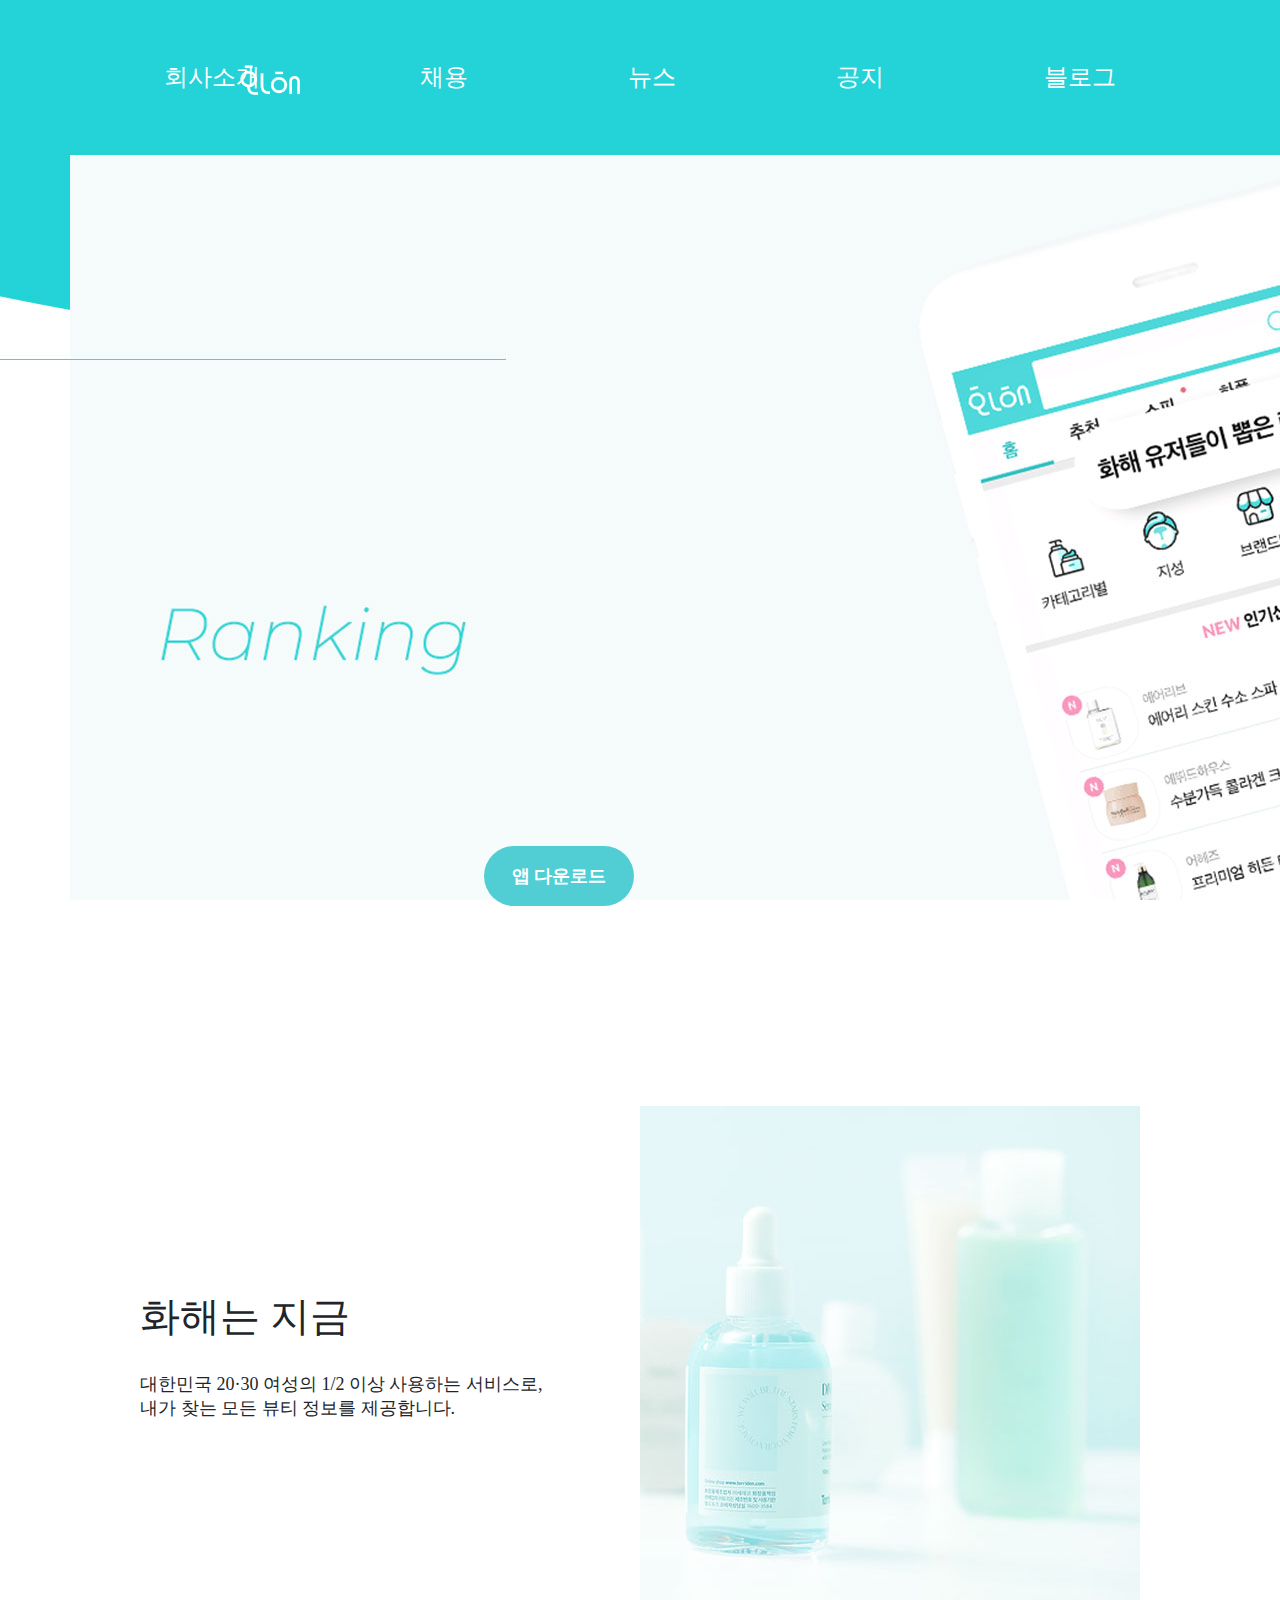
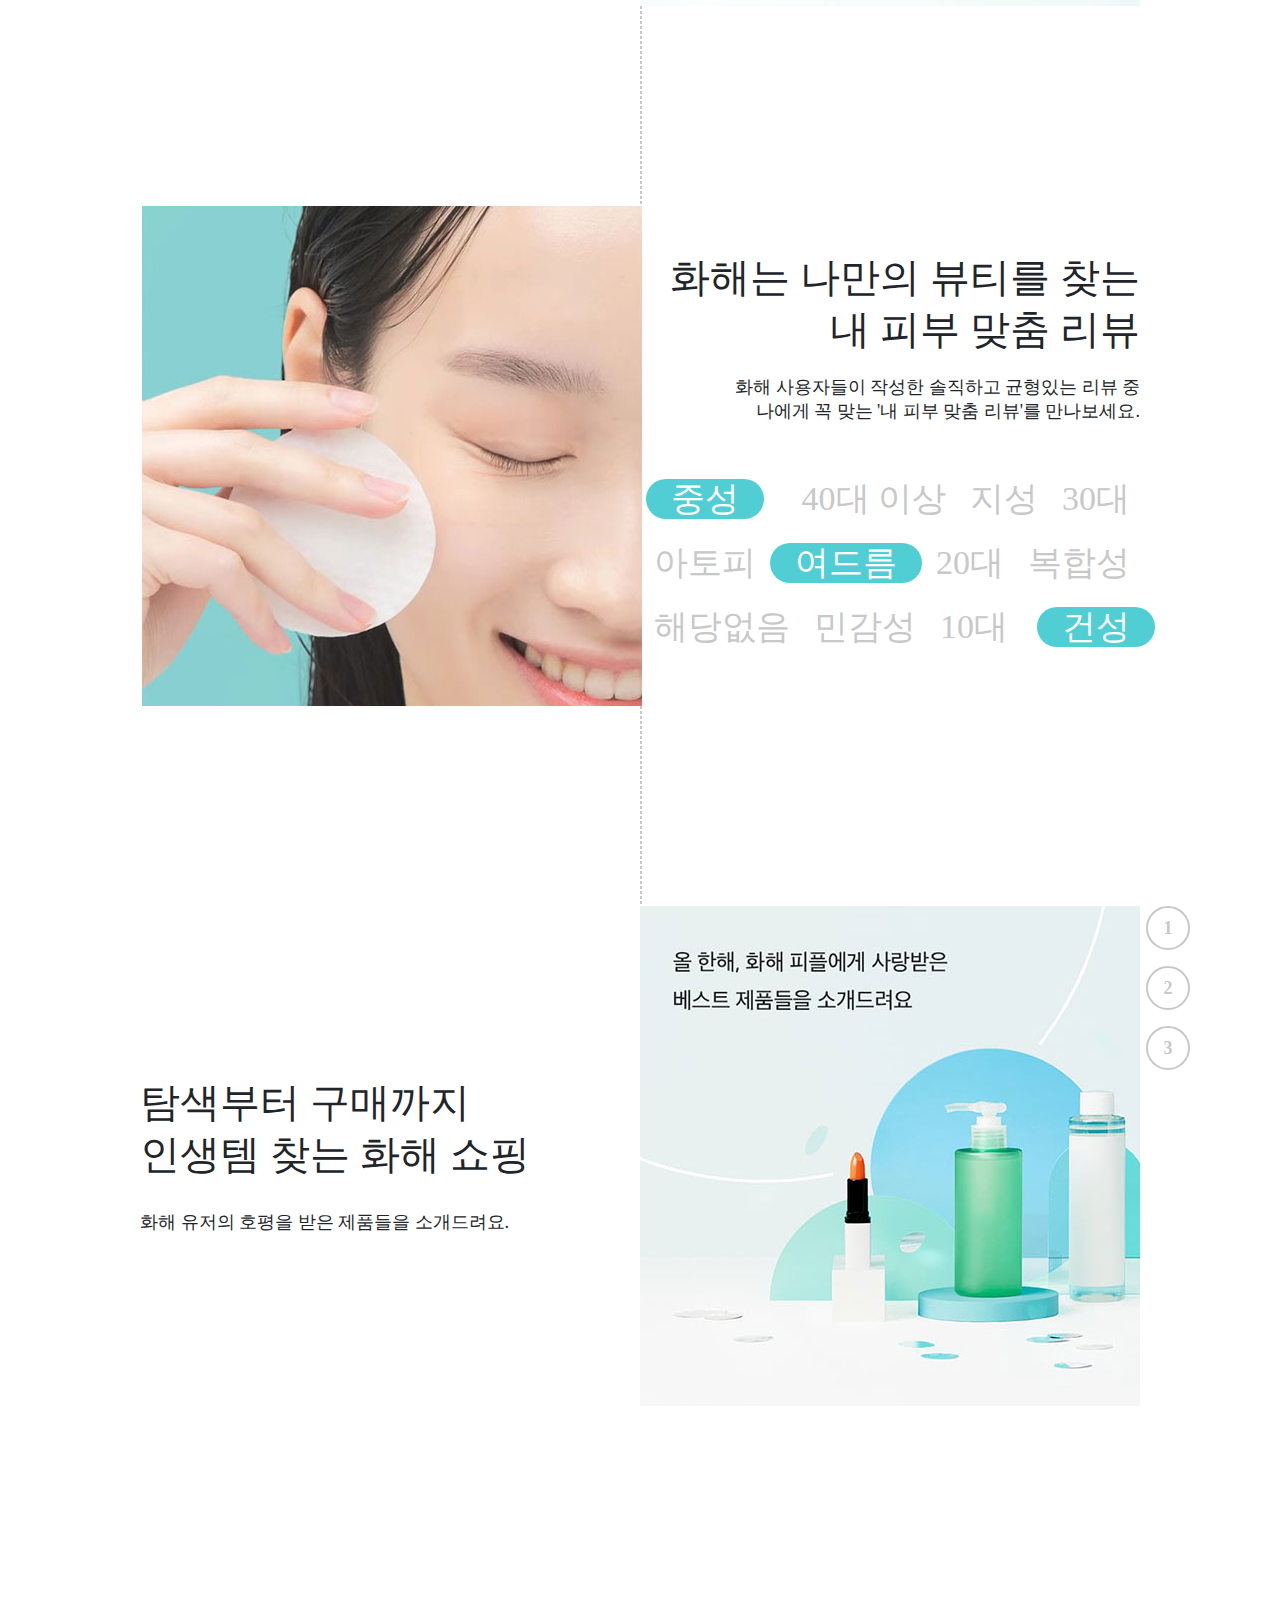
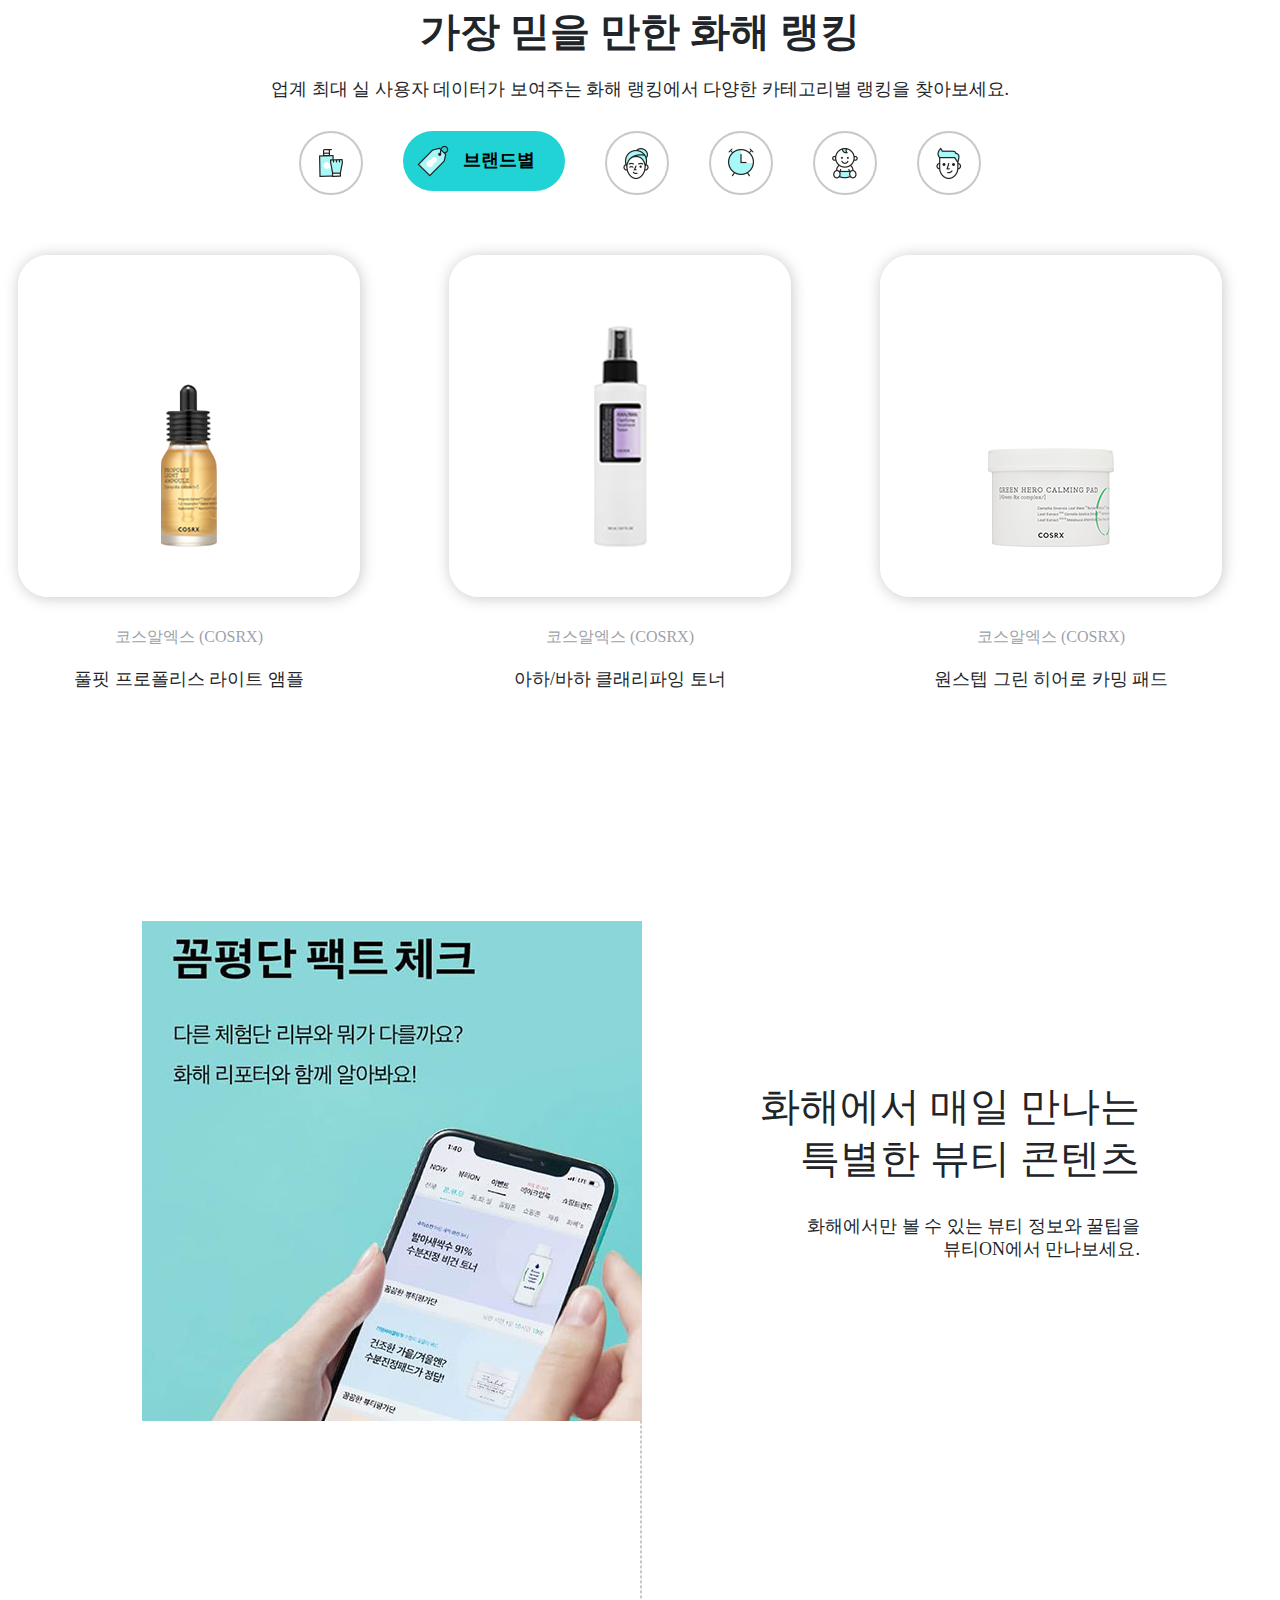
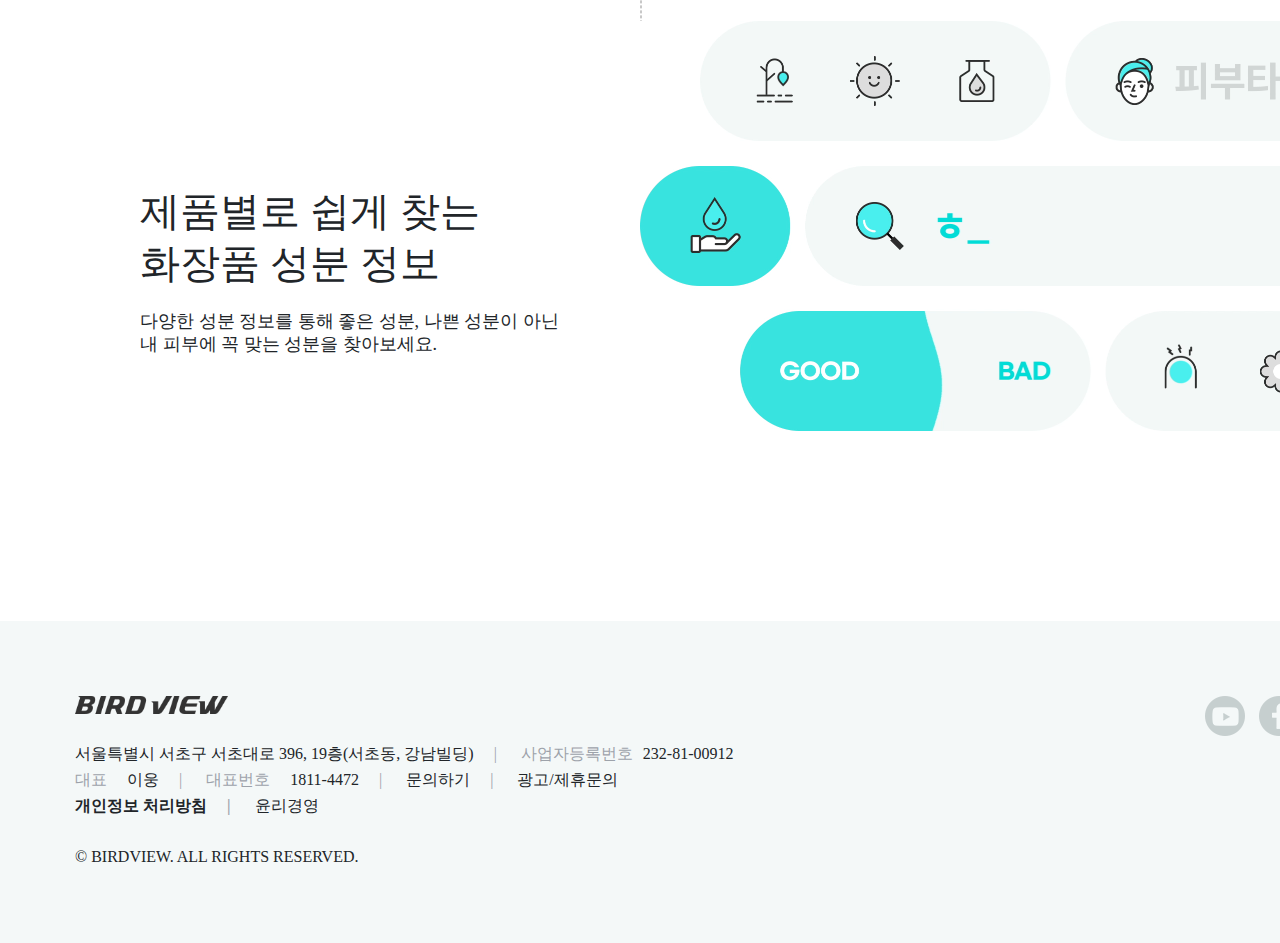
<file: sub/hwahae/html/index.html>
<!DOCTYPE html>
<html lang="ko">

<head>
    <meta charset="UTF-8">
    <meta http-equiv="X-UA-Compatible" content="IE=edge">
    <meta name="viewport" content="width=device-width, initial-scale=1.0">
    <title>화해_리뉴얼</title>
    <link href="css/re.css" rel="stylesheet">

</head>

<body>
    <header>
        <div class="banner">

            <div class="banner_in">
                <figure>
                    <a href="#">
                        <img src="img/logo_top.png" alt="logo_top" />
                    </a>
                </figure>
                <ul class="menu">
                    <li><a href="#">회사소개</a></li>
                    <li><a href="#">채용</a></li>
                    <li><a href="#">뉴스</a></li>
                    <li><a href="#">공지</a></li>
                    <li><a href="#">블로그</a></li>
                </ul><!-- .menu end -->
                <figure>
                    <img src="img/main_banner.jpg" alt="main_banner" />
                </figure>
                <h4><a href="#">앱 다운로드</a></h4>
            </div><!-- .banner_out end -->
        </div><!-- .banner end -->
    </header>
    <main>
        <section class="main">

            <div class="inner">

                <section class="list01">
                    <div class="item">
                        <div>
                            <h4>화해는 지금</h4>
                            <p>대한민국 20·30 여성의 1/2 이상 사용하는 서비스로,<br>
                                내가 찾는 모든 뷰티 정보를 제공합니다.</p>
                        </div>
                        <img src="img/hwahea01.jpg" alt="img01" />
                    </div><!-- .item end / 1-->
                    <div class="item">
                        <img src="img/hwahea02.jpg" alt="img02" />
                        <div>
                            <h4>화해는 나만의 뷰티를 찾는<br>
                                내 피부 맞춤 리뷰</h4>
                            <p>화해 사용자들이 작성한 솔직하고 균형있는 리뷰 중<br>
                                나에게 꼭 맞는 '내 피부 맞춤 리뷰'를 만나보세요.</p>
                            <div class="cate">
                                <ul class="cate01">
                                    <li>중성</li>
                                    <li>40대 이상</li>
                                    <li>지성</li>
                                    <li>30대</li>
                                </ul>
                                <ul class="cate02">
                                    <li>아토피</li>
                                    <li>여드름</li>
                                    <li>20대</li>
                                    <li>복합성</li>
                                </ul>
                                <ul class="cate03">
                                    <li>해당없음</li>
                                    <li>민감성</li>
                                    <li>10대</li>
                                    <li>건성</li>
                                </ul>
                            </div><!-- .cate end -->
                        </div>

                    </div><!-- .item end /2-->
                    <div class="item">
                        <div>
                            <h4>탐색부터 구매까지<br>
                                인생템 찾는 화해 쇼핑</h4>
                            <p>화해 유저의 호평을 받은 제품들을 소개드려요.</p>
                        </div>
                        <div>
                            <img src="img/hwahea03.jpg" alt="img03" />
                            <p><a href="#">1</a></p>
                            <p><a href="#">2</a></p>
                            <p><a href="#">3</a></p>
                        </div>
                    </div><!-- .item end /3-->
                </section><!--.list01 end -->

            </div><!-- .inner end -->
            <section class="list02">
                <div class="inner">
                    <h3>가장 믿을 만한 화해 랭킹</h3>
                    <p>업계 최대 실 사용자 데이터가 보여주는 화해 랭킹에서 다양한 카테고리별 랭킹을 찾아보세요.</p>
                    <ul>
                        <li><a href="#"><img src="img/cate01.png" alt="cate01" /></a></li>
                        <li><a href="#"><img src="img/cate02.png" alt="cate02" /><span>브랜드별</span></a></li>
                        <li><a href="#"><img src="img/cate03.png" alt="cate03" /></a></li>
                        <li><a href="#"><img src="img/cate04.png" alt="cate04" /></a></li>
                        <li><a href="#"><img src="img/cate05.png" alt="cate05" /></a></li>
                        <li><a href="#"><img src="img/cate06.png" alt="cate06" /></a></li>
                    </ul>
                    <div class="item">

                        <img src="img/rank01.png" alt="rank01" />

                        <div>
                            <span>코스알엑스 (COSRX) </span>
                            <p>풀핏 프로폴리스 라이트 앰플</p>
                        </div>
                    </div><!-- .item end / 1-->
                    <div class="item">

                        <img src="img/rank02.png" alt="rank02" />

                        <div>
                            <span>코스알엑스 (COSRX) </span>
                            <p>아하/바하 클래리파잉 토너</p>
                        </div>
                    </div><!-- .item end / 2 -->
                    <div class="item">

                        <img src="img/rank03.png" alt="rank03" />

                        <div>
                            <span>코스알엑스 (COSRX) </span>
                            <p>원스텝 그린 히어로 카밍 패드</p>
                        </div>
                    </div><!-- .item end / 3-->
                </div><!-- .inner end -->
            </section><!-- .list02 end -->
            <div class="inner">
                <section class="list03">
                    <div class="item">
                        <img src="img/hwahea04.jpg" alt="img04" />
                        <div>
                            <h4>화해에서 매일 만나는<br>
                                특별한 뷰티 콘텐츠</h4>
                            <p>화해에서만 볼 수 있는 뷰티 정보와 꿀팁을<br>
                                뷰티ON에서 만나보세요.</p>
                        </div>

                    </div><!-- .item end /1-->
                    <div class="item">
                        <div>
                            <h4>제품별로 쉽게 찾는<br>
                                화장품 성분 정보</h4>
                            <p>다양한 성분 정보를 통해 좋은 성분, 나쁜 성분이 아닌<br>
                                내 피부에 꼭 맞는 성분을 찾아보세요.</p>
                        </div>
                        <video autoplay muted loop>
                            <source src="img/move.mp4" type="video/mp4" />
                        </video>
                    </div><!-- .item end / 2-->
                </section><!--.list03 end -->
            </div><!-- .inner end -->
        </section><!-- .main end -->
    </main>
    <footer>
        <div class="footer_box">
            <img src="img/footer_logo.png" alt="footer_logo" />
            <ul>
                <li><a href="#"><img src="img/footer01.png" /></a></li>
                <li><a href="#"><img src="img/footer02.png" /></a></li>
                <li><a href="#"><img src="img/footer03.png" /></a></li>
                <li><a href="#"><img src="img/footer04.png" /></a></li>
                <li><a href="#"><img src="img/footer05.png" /></a></li>
                <li><a href="#"><img src="img/footer06.png" /></a></li>
            </ul>
            <div>
                <ul>
                    <li>서울특별시 서초구 서초대로 396, 19층(서초동, 강남빌딩)<span>|</span></li>
                    <li><span>사업자등록번호</span>232-81-00912</li>
                </ul>
                <ul>
                    <li><span>대표</span>이웅<span>|</span></li>
                    <li><span>대표번호</span><a href="TEL:1811-4472" >1811-4472</a><span>|</span>
                        </li>
                    <li><a href="#">문의하기<span>|</span></a></li>
                    <li><a href="#">광고/제휴문의</a></li>
                </ul>
                <ul>
                    <li><a href="#">개인정보 처리방침</a><span>|</span></li>
                    <li><a href="#">윤리경영</a></li>
                </ul>
                <P>© BIRDVIEW. ALL RIGHTS RESERVED.</P>
            </div>
        </div><!-- .footer_box end -->
    </footer>
</body>

</html>
</file>
<file: sub/hwahae/html/css/re.css>
@charset "utf-8";
@import url('http://spoqa.github.io/spoqa-han-sans/css/SpoqaHanSans-kr.css');

.spoka * {
    font-family: 'Spoqa Han Sans', 'Spoqa Han Sans JP', 'Sans-serif';
}

* {
    padding: 0;
    margin: 0;
}

li {
    list-style: none;
}

a {
    text-decoration: none;
    color: inherit;
}

body {
    font-family: 'Spoqa Han Sans', 'Spoqa Han Sans JP', 'Sans-serif';
    font-weight: 400;
    color: #212529;
    line-height: 1.3;
    box-sizing: border-box;

    /**** 🦝.header ****/
}

.banner {
    margin-bottom: 200px;
}

.banner .banner_in {
    position: relative;

}

.banner .banner_in figure {
    width: 100%;
    height: 100%;


}

.banner .banner_in .menu {
    position: absolute;
    top: 0;
    left: 50%;
    transform: translateX(-50%);
    display: flex;
    justify-content: space-between;
    width: 952px;
    line-height: 155px;
}

.banner .banner_in .menu li {
    color: #fff;
    font-size: 24px;
}

.banner .banner_in figure:nth-of-type(2) img {
    width: 100%;
    height: 100vh;
    object-fit: cover;
}

.banner .banner_in figure a>img {
    width: 60px;
    height: 30px;
    display: block;
    position: absolute;
    top: 80px;
    left: 240px;
    transform: translateY(-50%);
}

.banner .banner_in h4 {
    width: 150px;
    height: 60px;
    border-radius: 30px;
    background-color: #51ced3;
    font-size: 18px;
    color: white;
    position: absolute;
    left: 484px;
    bottom: 0;
    text-align: center;
    line-height: 60px;
}

/**** 😁main ****/
/* 🦩.list01 */
.main .inner {
    width: 1000px;
    margin: 0 auto;
    position: relative;

}

.main .inner .list01::before {
    content: '';
    border: 1px dashed #c8c8c8;
    height: 99%;
    position: absolute;
    top: 0;
    left: 50%;
    z-index: -1;
}

.main .inner .list01 .item {
    
    display: flex;
    justify-content: space-between;
    margin: 200px 0 200px;

}

.main .inner .list01 .item img {
    width: 500px;
    height: 500px;
    object-fit: cover;
}

.main .inner .list01 .item h4 {
    font-size: 40px;
    font-weight: 400;
}

.main .inner .list01 .item div:nth-child(1)>p {
    font-size: 18px;
    margin-top: 30px;
}

.main .inner .list01 .item>div {
    height: 500px;
    display: flex;
    flex-wrap: wrap;
    align-content: center;
}

.main .inner .list01 .item:nth-child(2) img {
    position: relative;
    left: 2px;
}

.main .inner .list01 .item:nth-child(2)>div {
    height: 500px;
    display: flex;
    flex-wrap: wrap;
    text-align: right;
    align-content: center;
    justify-content: flex-end;
 /*   padding:0 30px; */

}

.main .inner .list01 .item:nth-child(2)>div p {
    font-size: 18px;
    margin-top: 20px;
}

.main .inner .list01 .item:nth-child(2)>div ul li {
    color: #c8c8c8;
    display: flex;
    font-size: 34px;
    justify-content: space-between;
}

.main .inner .list01 .item:nth-child(2)>div ul {
    margin:10px 0;
    display: inline-block; 
}
.main .inner .list01 .item:nth-child(2)>div ul>li{
     padding: 0 10px; 
}
.main .inner .list01 .item:nth-child(2)>div ul:nth-of-type(1) li:nth-of-type(1) {
    background-color: #51ced3;
    padding: 0 25px;
    height: 40px;
    color: #fff;
    line-height: 40px;
    text-align: center;
    border-radius: 20px;
    position: relative;
    right:24px ;
}

.main .inner .list01 .item:nth-child(2)>div ul:nth-of-type(2) li:nth-of-type(2) {
    background-color: #51ced3;
    padding: 0 25px;
    height: 40px;
    color: #fff;
    line-height: 40px;
    text-align: center;
    border-radius: 20px;
}

.main .inner .list01 .item:nth-child(2)>div ul:nth-of-type(3) li:nth-of-type(4) {
    background-color: #51ced3;
    padding: 0 25px;
    height: 40px;
    color: #fff;
    line-height: 40px;
    text-align: center;
    border-radius: 20px;
    position: relative;
    left:15px;
}


.main .inner .list01 .item div .cate {
    margin-top: 44px;

}

.main .inner .list01 .item div .cate ul li {
    display: inline-block;
}

.main .inner .list01 .item:nth-child(3) div:nth-of-type(2) img {
    display: block;
}

.main .inner .list01 .item:nth-child(3) div:nth-of-type(2) {
    display: flex;
    position: relative;


}

.main .inner .list01 .item:nth-child(3) div:nth-of-type(2) p {
    width: 40px;
    height: 40px;
   border: 2px solid #c8c8c8; 
    border-radius: 50%;
    position: absolute;
    right: -50px;
    top: 0;
    text-align: center;
    line-height: 40px;
    margin-bottom: 20px;
    font-size: 18px;
    font-weight: bold;
    color: #c8c8c8;
}
.main .inner .list01 .item:nth-child(3) div:nth-of-type(2) p:hover {
    color:#212529;
    border: 2px solid #212529;
}
.main .inner .list01 .item:nth-child(3) div:nth-of-type(2) p:nth-of-type(2) {
    top: 60px;
    right: -50px;
}

.main .inner .list01 .item:nth-child(3) div:nth-of-type(2) p:nth-of-type(3) {
    top: 120px;
    right: -50px;
}

/* 🤭.list02 */
.list02 .inner {
    width: 1244px;
    /*  height:800px; */
    margin: 0 auto;
}

.list02 h3 {
    margin-top: 80px;
    font-size: 40px;
    font-weight: bold;
    text-align: center;
}

.list02 p {
    text-align: center;
    margin: 20px 0 30px;
    font-size: 18px;
}

.list02 ul {
    display: flex;
    justify-content: center;

}

.list02 ul li {
    display: inline-block;
    width: 60px;
    height: 60px;
    border: 2px solid #c8c8c8;
    border-radius: 50%;
    margin: 0 20px;
}

.list02 ul li img {
    width: 100%;
    display: block;
    object-fit: cover;
    position: relative;
    top: 50%;
    left: 50%;
    transform: translate(-50%, -50%);
}

.list02 ul li:nth-child(2) {

    width: 162px;
    background-color: #22d3d6;
    border: none;
    border-radius: 30px;
    font-size: 18px;
    font-weight: bold;
    color: #000;
    box-sizing: border-box;
    position: relative;

}

.list02 ul li:nth-child(2) img {
    width: 60px;
    position: relative;
    left: 30px;
}

.list02 ul li:nth-child(2) span {
    position: absolute;
    top: 50%;
    right: 30px;
    transform: translatey(-50%);
}

.list02 .inner .item {
    justify-content: center;
    display: inline-block;
    margin-top: 60px;
}

.list02 .inner .item img {
    width: 342px;
    height: 342px;
    object-fit: cover;
    border-radius: 30px;

}

.list02 .inner .item img {
    box-shadow: 1px 1px 15px #c8c8c8;
    display: block;
}

.list02 .inner .item:nth-of-type(2) {
    margin: 0 85px;
}

.list02 .inner .item div span {
    margin-top: 30px;
    display: block;
    text-align: center;
    color: #9da2aa;
}

.list02 .inner .item div p {
    font-size: 18px;
}

/* 😍.list03 */

.main .inner .list03::before {
    content: '';
    border: 1px dashed #c8c8c8;
    ;
    height: 90%;
    position: absolute;
    top: 0;
    left: 50%;
    z-index: -1;
}

.main .inner .list03 .item {
    display: flex;
    justify-content: space-between;
    margin: 200px 0 200px;

}

.main .inner .list03>.item:nth-of-type(1) img {
    width: 500px;
    height: 500px;
    object-fit: cover;
    position: relative;
    left: 2px;
}

.main .inner .list03 .item img {
    width: 500px;
    height: 500px;
    object-fit: cover;

}

.main .inner .list03 .item h4 {
    font-size: 40px;
    font-weight: 400;
}

.main .inner .list03 .item div:nth-child(2)>p {
    font-size: 18px;
    margin-top: 30px;
}


.main .inner .list03 .item>div {
    height: 500px;
    width: 420px;
    display: flex;
    flex-wrap: wrap;
    text-align: right;
    align-content: center;
    justify-content: flex-end;
}

.main .inner .list03 .item:nth-of-type(2) {
    position: relative;
    margin-bottom: 0;
}

.main .inner .list03 .item:nth-of-type(2) video {
    width: 826px;
    height: 410px;
    object-fit: cover;
    position: absolute;
    top: 0;
    left: 500px;
}

.main .inner .list03 .item:nth-of-type(2)>div {
    height: 500px;
    width: 420px;
    display: flex;
    flex-wrap: wrap;
    text-align: left;
    align-content: center;
    justify-content: flex-start;
}

.main .inner .list03 .item>div p {
    font-size: 18px;
    margin-top: 20px;
}

/**** 😘.footer ****/
footer {
    margin-top: 100px;
    background-color: #f4f8f8;
    padding: 75px;
}

.footer_box {
    width: 1440px;
    margin: 0 auto;
    position: relative;

}

footer .footer_box>img {
    width: 153px;
    height: 18px;
    object-fit: cover;
    margin-bottom: 30px;
    display: block;
}

.footer_box>ul {
    position: absolute;
    top: 0;
    right: 0;
}

.footer_box ul li {
    display: inline-block;
}

.footer_box ul li span{
    color:#9da2aa;
    margin:0 20px;
}

.footer_box>ul li {
    margin-left: 10px;
}
.footer_box div ul:nth-of-type(2) {
    margin:5px 0;
}
.footer_box div ul:nth-of-type(3) {
    margin-bottom:30px;
}
.footer_box div ul:nth-of-type(3) li:nth-child(1) {
    font-weight: bold;
}
.footer_box>ul li:nth-of-type(6) {
    margin-right: 0;
}
.footer_box div ul:first-of-type li:nth-child(2) >span {
    margin-left: 0;
    margin-right:10px;
} 
.footer_box div ul:nth-of-type(2) li:nth-child(1) span:nth-of-type(1) {
margin-left:0;
}
.footer_box div ul:nth-of-type(2) li:nth-child(2) span:nth-of-type(1) {
    margin-left:0;
    }
</file>
